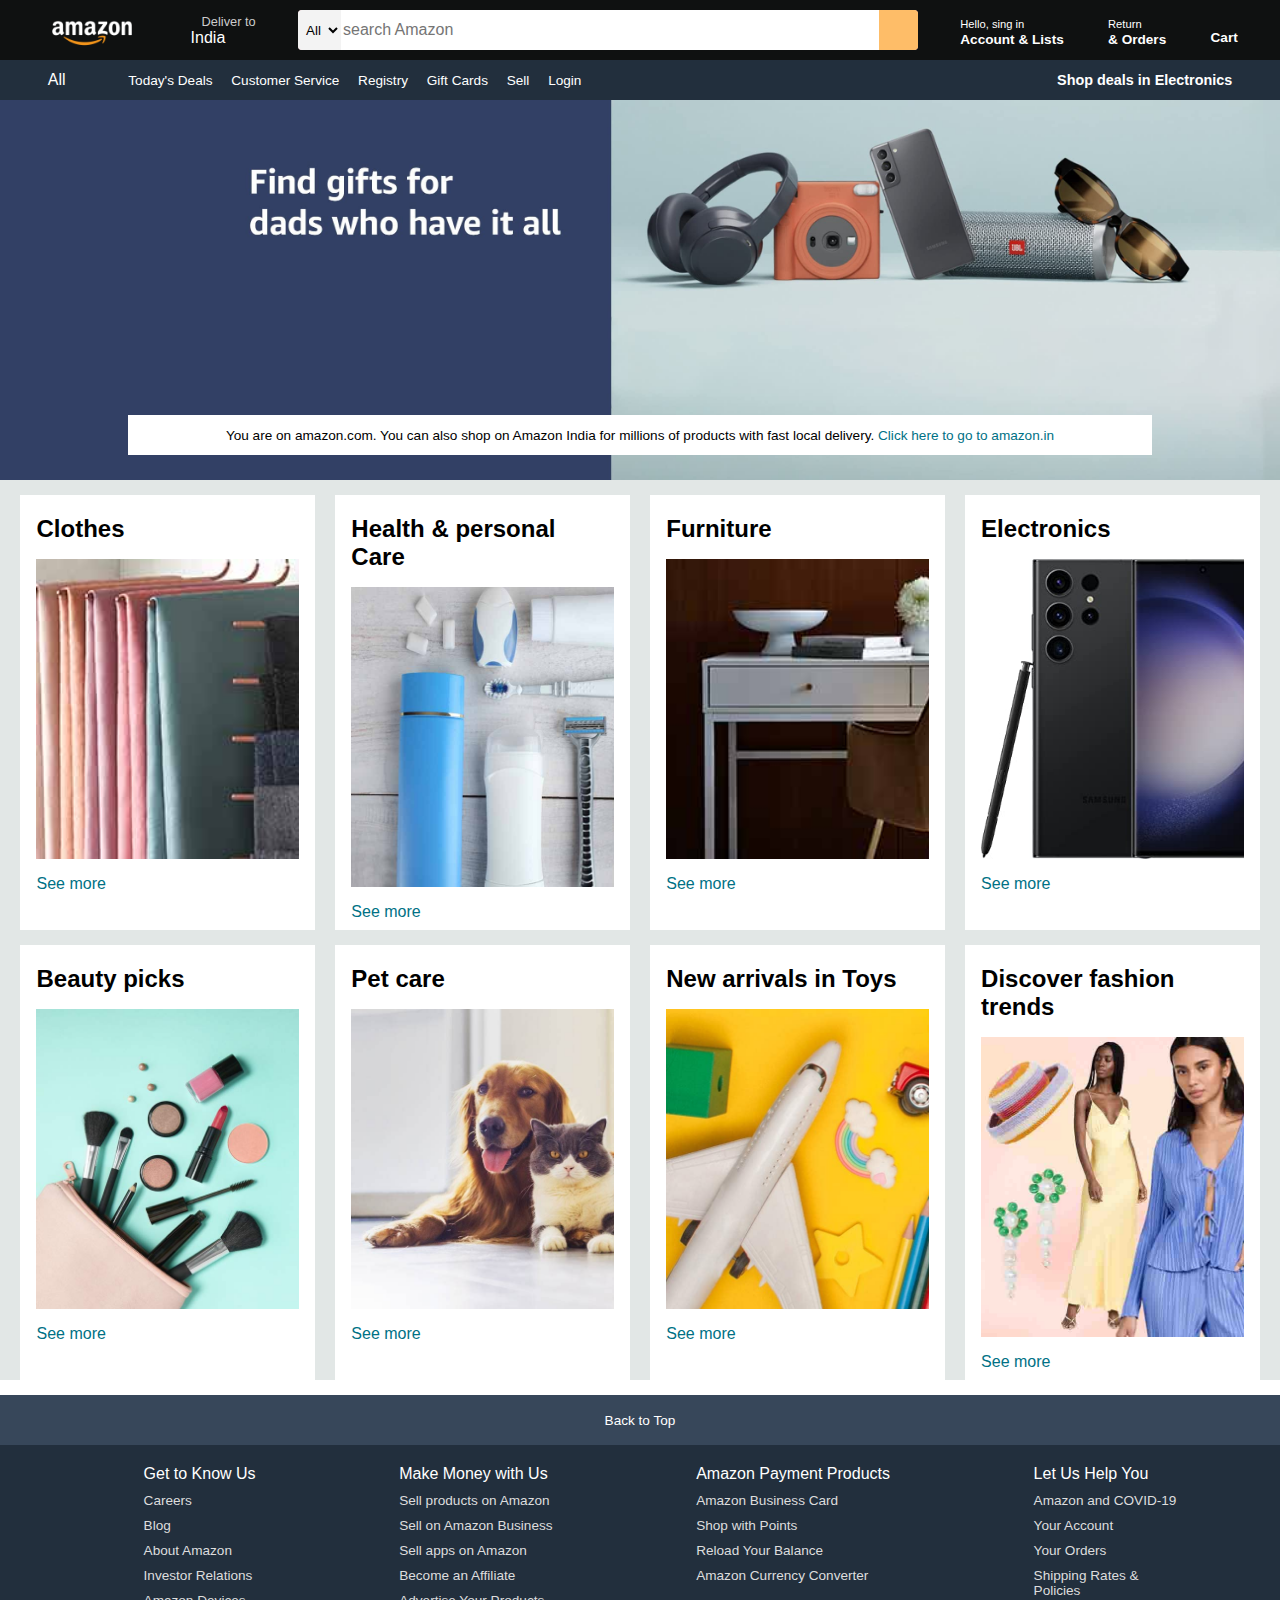
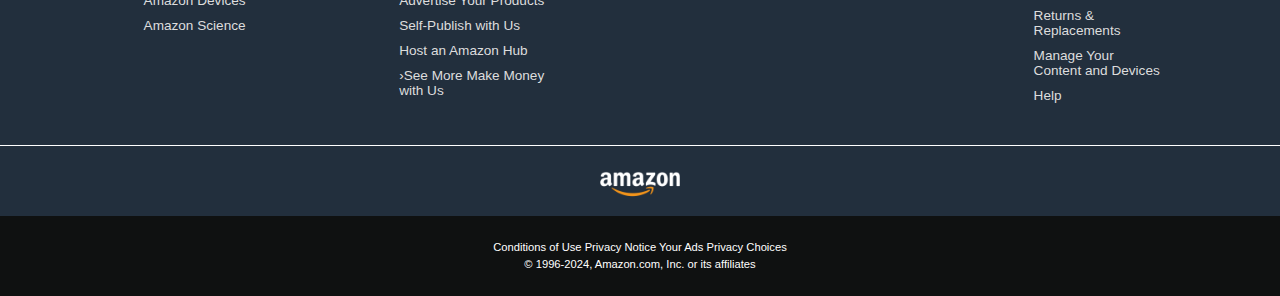
<file: amezon_clone/index.html>
<!DOCTYPE html>
<html lang="en">
<head>
    <meta charset="UTF-8">
    <meta name="viewport" content="width=device-width, initial-scale=1.0">
    <title>Amazon</title>
    <link rel="stylesheet" href="https://cdnjs.cloudflare.com/ajax/libs/font-awesome/6.5.2/css/all.min.css" integrity="sha512-SnH5WK+bZxgPHs44uWIX+LLJAJ9/2PkPKZ5QiAj6Ta86w+fsb2TkcmfRyVX3pBnMFcV7oQPJkl9QevSCWr3W6A==" crossorigin="anonymous" referrerpolicy="no-referrer" />
    <link rel="stylesheet" href="style.css">
</head>
<body>
    <header>
        <div class="navbar">
            <div class="nav-logo border">
                <div class="logo"></div>
            </div>

            <div class="nva-adress border">
                <p class="add-frist">Deliver to</p>
                <div class="add-icon">
                    <i class="fa-solid fa-location-dot"></i>
                    <p class="add-sec">India</p>
                </div>
            </div>

            <div class="nav-search">
               <select class="search-select">
                <option>All</option>
               </select> 
               <input placeholder="search Amazon" class="search-input">
               <div class="search-icon">
                <i class="fa-solid fa-magnifying-glass"></i>
               </div>
            </div>
            <div class="nav-singin border">
                <p><span>Hello, sing in</span></p>
                <p class="nav-sec">Account & Lists</p>
            </div>
            <div class="nav-return border">
                <p><span>Return</span></p>
                <p class="nav-sec">& Orders</p>
            </div>
            <div class="nav-cart border">
                <i class="fa-solid fa-cart-shopping"></i>
                Cart
            </div>
        </div>
        <div class="panel">
            <div class="panel-all">
                <i class="fa-solid fa-bars"></i>
                All
            </div>
            <div class="panel-ops">
                <p>Today's Deals</p>
                <p>Customer Service</p>
                <p>Registry</p>
                <p>Gift Cards</p>
                <p>Sell</p>
                <a href="/login_page/login.html" target="_main">Login</a>

            </div>
            <div class="panel-deals">
                Shop deals in Electronics
            </div>
        </div>
        
    </header>
    <div class="hero-section">
        <div class="hero-meg">
            <p>You are on amazon.com. You can also shop on Amazon India for millions of products with fast local delivery. <a>Click here to go to amazon.in</a>
            </p>
        </div>
    </div>
    <div class="shop-section">
        <div class=" box">
            <div class="box-content">
                <h2>Clothes</h2>
            <div class="box-mig" style="background-image: url('box1_image.jpg');"></div>
            <p>See more</p>
            </div>
        </div>
        <div class=" box">
            <div class="box-content">
                <h2>Health & personal Care</h2>
            <div class="box-mig" style="background-image: url('box2_image.jpg');"></div>
            <p>See more</p>
            </div>
        </div>
        <div class=" box">
            <div class="box-content">
                <h2>Furniture</h2>
            <div class="box-mig" style="background-image: url('box3_image.jpg');"></div>
            <p>See more</p>
            </div>
        </div>
        <div class=" box">
            <div class="box-content">
                <h2>Electronics</h2>
            <div class="box-mig" style="background-image: url('box4_image.jpg');"></div>
            <p>See more</p>
            </div>
        </div>
        <div class=" box">
            <div class="box-content">
                <h2>Beauty picks</h2>
            <div class="box-mig" style="background-image: url('box5_image.jpg');"></div>
            <p>See more</p>
            </div>
        </div>
        <div class=" box">
            <div class="box-content">
                <h2>Pet care</h2>
            <div class="box-mig" style="background-image: url('box6_image.jpg');"></div>
            <p>See more</p>
            </div>
        </div>
        <div class=" box">
            <div class="box-content">
                <h2>New arrivals in Toys</h2>
            <div class="box-mig" style="background-image: url('box7_image.jpg');"></div>
            <p>See more</p>
            </div>
        </div>
        <div class=" box">
            <div class="box-content">
                <h2>Discover fashion trends</h2>
            <div class="box-mig" style="background-image: url('box8_image.jpg');"></div>
            <p>See more</p>
            </div>
        </div>
    </div>
    <footer>
        <div class="foot-panel1">
            Back to Top
        </div>
        <div class="foot-panel2">
            <ul>
                <p>Get to Know Us</p>
                <a>Careers</a>
                <a>Blog</a>
                <a>About Amazon</a>
                <a>Investor Relations</a>
                <a>Amazon Devices</a>
                <a>Amazon Science</a>
            </ul>
            <ul>
                <p>Make Money with Us</p>
                <a>Sell products on Amazon</a>
                <a>Sell on Amazon Business</a>
                <a>Sell apps on Amazon</a>
                <a>Become an Affiliate</a>
                <a>Advertise Your Products</a>
                <a>Self-Publish with Us</a>
                <a>Host an Amazon Hub</a>
                <a>›See More Make Money<br/> with Us</a>
            </ul>
            <ul>
                <p>Amazon Payment Products</p>
                <a>Amazon Business Card</a>
                <a>Shop with Points</a>
                <a>Reload Your Balance</a>
                <a>Amazon Currency Converter</a>
            </ul>
            <ul>
                <p>Let Us Help You</p>
                <a>Amazon and COVID-19</a>
                <a>Your Account</a>
                <a>Your Orders</a>
                <a>Shipping Rates &<br/> Policies</a>
                <a>Returns &<br/> Replacements</a>
                <a>Manage Your<br/>Content and Devices</a>
                <a>Help</a>
                <a></a>
            </ul>
        </div>
        <div class="foot-panel3">
            <div class="logo"></div>
        </div>
        <div class="foot-panel4">
            <div class="pages">
                <a>Conditions of Use</a>
                <a>Privacy Notice</a>
                <a>Your Ads Privacy Choices</a>
            </div>
            <div class="copyright">
                © 1996-2024, Amazon.com, Inc. or its affiliates
            </div>
        </div>
    </footer>
</body>
</html>
</file>
<file: amezon_clone/style.css>
* {
    margin: 0;
    font-family: arial;
    border: border-box;
}
.navbar {
    height: 60px;
    background-color: #0f1111;
    color: white;
    display: flex;
    align-items: center;
    justify-content: space-evenly;
}
.nav-logo {
    height: 50px;
    width: 100px;
}
.logo {
    background-image: url("amazon_logo.png");
    background-size: cover;
    height: 50px;
    width: 100%;
}
.border { 
    border: 2px solid transparent;
}
.border:hover {
    border: 2px solid white;
}
/**box2**/
.add-frist {
    color: #cccccc;
    font-size: 0.80rem;
    margin-left: 15px;
}
.add-sec {
font-size: 1rem;
margin-left: 4px;
}
.add-icon {
    display: flex;
    align-items: center;
}
/**box3**/
.nav-search {
    display: flex;
    justify-content: space-evenly;
    background-color: pink;
    width: 620px;
    height: 40px;
    border-radius: 4px;
}
.search-select {
    background-color: #f3f3f3;
    width: 50px;
    text-align: center;
    border-top-left-radius: 4px;
    border-bottom-left-radius: 4px;
    border: none;

}
.search-input {
    width: 100%;
    font-size: 1rem;
    border: none;
}
.search-icon {
    width: 45px;
    display: flex;
    justify-content: center;
    align-items: center;
    font-size: 1.2rem;
    background-color: #febd68;
    border-top-right-radius:4px ;
    border-bottom-right-radius:4px ;
    color: #0f1111;
}
.nav-search:hover {
    border: 2px solid orange;
}
/**box4**/
span {
    font-size: 0.7rem;
}
.nav-sec {
    font-size: 0.85rem;
    font-weight: 700;
}
/**box6**/
.nav-cart i {
    font-size: 35px;
}
.nav-cart {
    font-size: 0.85rem;
    font-weight: 700;
}
/**panel**/
.panel {
    height: 40px;
    background-color: #222f3d;
    display: flex;
    color: white;
    align-items: center;
    justify-content: space-evenly;
}
.panel-ops p {
    display: inline;
    margin-left: 15px;
}
.panel-ops a {
    margin-left: 15px;
    text-decoration: none;
    color: white;

}
.panel-ops {
    width: 70%;
    font-size: 0.85rem;
}
.panel-deals {
    font-size: 0.9rem;
    font-weight: 700;
}
/**hero section**/
.hero-section {
    background-image: url("hero_image.jpg");
    background-size: cover;
    height: 380px;
    display: flex;
    justify-content: center;
    align-items: flex-end;
}
.hero-meg {
    background-color: white;
    color: black;
    height: 40px;
    display: flex;
    align-items: center;
    justify-content: center;
    font-size: 0.85rem;
    width: 80%;
    margin-bottom: 25px;
}
.hero-meg a{
    color: #007185;
}
/** shop section**/
.shop-section {
    display: flex;
    flex-wrap: wrap;
    justify-content: space-evenly;
    background-color: #e2e7e6;
}
.box {
   /* border: 2px solid  black;*/
    height: 400px;
    width: 23%;
    background-color: white;
    padding: 20px 0px 15px;
    margin-top: 15px;
}
.box-mig {
    height: 300px;
    background-size: cover;
    margin-top: 1rem;
    margin-bottom: 1rem;
}
.box-content {
    margin-left:1rem ;
    margin-right: 1rem;
}
.box-content p{
    color: #007185;
}
/** footer**/
footer{
    margin-top: 15px;
}
.foot-panel1 {
    background-color: #37475a;
    color: white;
    height: 50px;
    display: flex;
    justify-content: center;
    align-items: center;
    font-size: 0.85rem;

}
.foot-panel2 {
    background-color: #222f3d;
    color: white;
    height: 300px;
    display: flex;
    justify-content: space-evenly;
}
ul {
    margin-top: 20px;
}
ul a {
    display: block;
    font-size: 0.85rem;
    margin-top: 10px;
    color: #dddddd;
}
.foot-panel3 {
    background-color: #222f3d;
    color: white;
    border-top: 0.5px solid white;
    height: 70px;
    display: flex;
    justify-content: center;
    align-items: center;
}

.logo {
    background-image: url("amazon_logo.png");
    background-size: cover;
    height: 50px;
    width: 100px;
}
.foot-panel4 {
    background-color: #0f1111;
    color: white;
    height: 80px;
    font-size: 0.7rem;
text-align: center;
}
.pages {
padding-top: 25px;
}
.copyright {
    padding-top: 5px;

}
</file>
